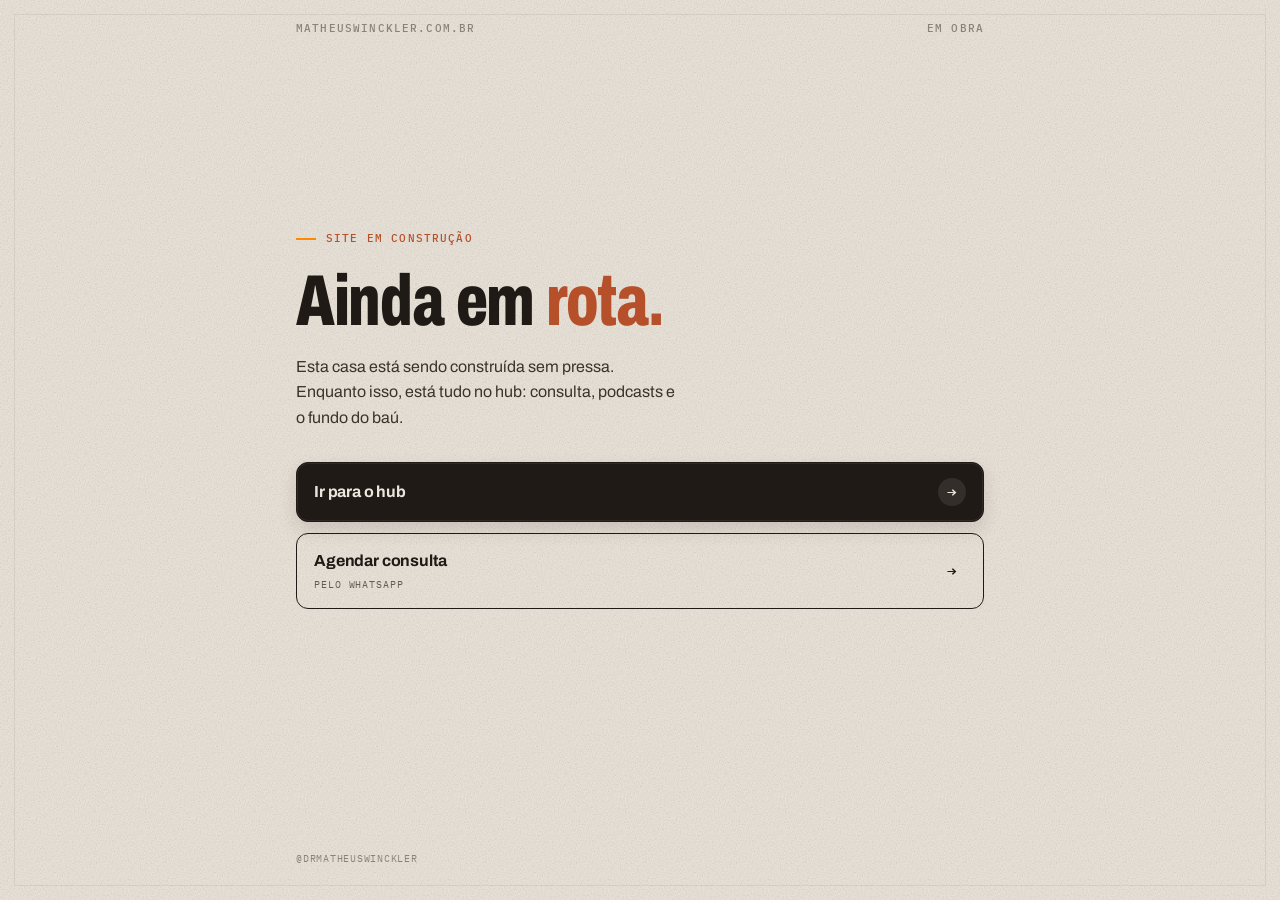
<file: index.html>
<!doctype html>
<html lang="pt-BR">
<script>document.documentElement.classList.add("js")</script>
<head>
<meta charset="utf-8">
<meta name="viewport" content="width=device-width, initial-scale=1, viewport-fit=cover">
<title>Matheus Winckler</title>
<meta name="description" content="Matheus Winckler, médico do esporte em São Paulo. Site em construção; consulta, podcasts e links no hub.">
<meta name="theme-color" content="#EDE6DC">
<link rel="icon" href="assets/img/favicon.svg" type="image/svg+xml">
<link rel="icon" href="assets/img/favicon-64.png" type="image/png" sizes="64x64">
<link rel="apple-touch-icon" href="assets/img/apple-touch-icon.png">
<link rel="preconnect" href="https://fonts.googleapis.com">
<link rel="preconnect" href="https://fonts.gstatic.com" crossorigin>
<link href="https://fonts.googleapis.com/css2?family=Archivo:wdth,wght@62..125,400..900&family=IBM+Plex+Mono:wght@400;500&display=swap" rel="stylesheet">
<link rel="stylesheet" href="assets/css/base.css">
<style>
  body{min-height:100vh;min-height:100dvh;display:flex;flex-direction:column}
  body::before{content:"";position:fixed;inset:14px;pointer-events:none;border:1px solid rgba(59,52,46,.08)}
  main{flex:1;display:flex;flex-direction:column;justify-content:center;gap:20px;padding-bottom:40px}
  .t.xl{margin-top:3px}
  .corpo{max-width:380px}
  .acoes{display:grid;gap:11px;margin-top:11px}
  .botao.claro{background:transparent;color:var(--carvao);box-shadow:none}
  .botao.claro:hover,.botao.claro:focus-visible{background:var(--carvao);color:var(--osso)}
  footer{padding:22px 0 30px}
  @media (min-width:760px){main{width:min(100%,760px);padding-left:106px}}
</style>
</head>
<body>
  <div class="coluna"><div class="topo"><span>matheuswinckler.com.br</span><span>Em obra</span></div></div>
  <main class="coluna">
    <p class="kick rv">Site em construção</p>
    <h1 class="t xl rv" style="--d:.08s">Ainda em <em>rota.</em></h1>
    <p class="corpo rv" style="--d:.16s">Esta casa está sendo construída sem pressa. Enquanto isso, está tudo no hub: consulta, podcasts e o fundo do baú.</p>
    <div class="acoes rv" style="--d:.24s">
      <a class="botao" href="hub/"><span>Ir para o hub</span><span class="seta" aria-hidden="true">→</span></a>
      <a class="botao claro" href="https://wa.link/qvlc22" target="_blank" rel="noopener"><span>Agendar consulta<small>pelo WhatsApp</small></span><span class="seta" aria-hidden="true">→</span></a>
    </div>
  </main>
  <footer class="coluna"><span class="handle">@drmatheuswinckler</span></footer>
<script>requestAnimationFrame(function(){document.querySelectorAll(".rv").forEach(function(e){e.classList.add("on")})})</script>
</body>
</html>
</file>
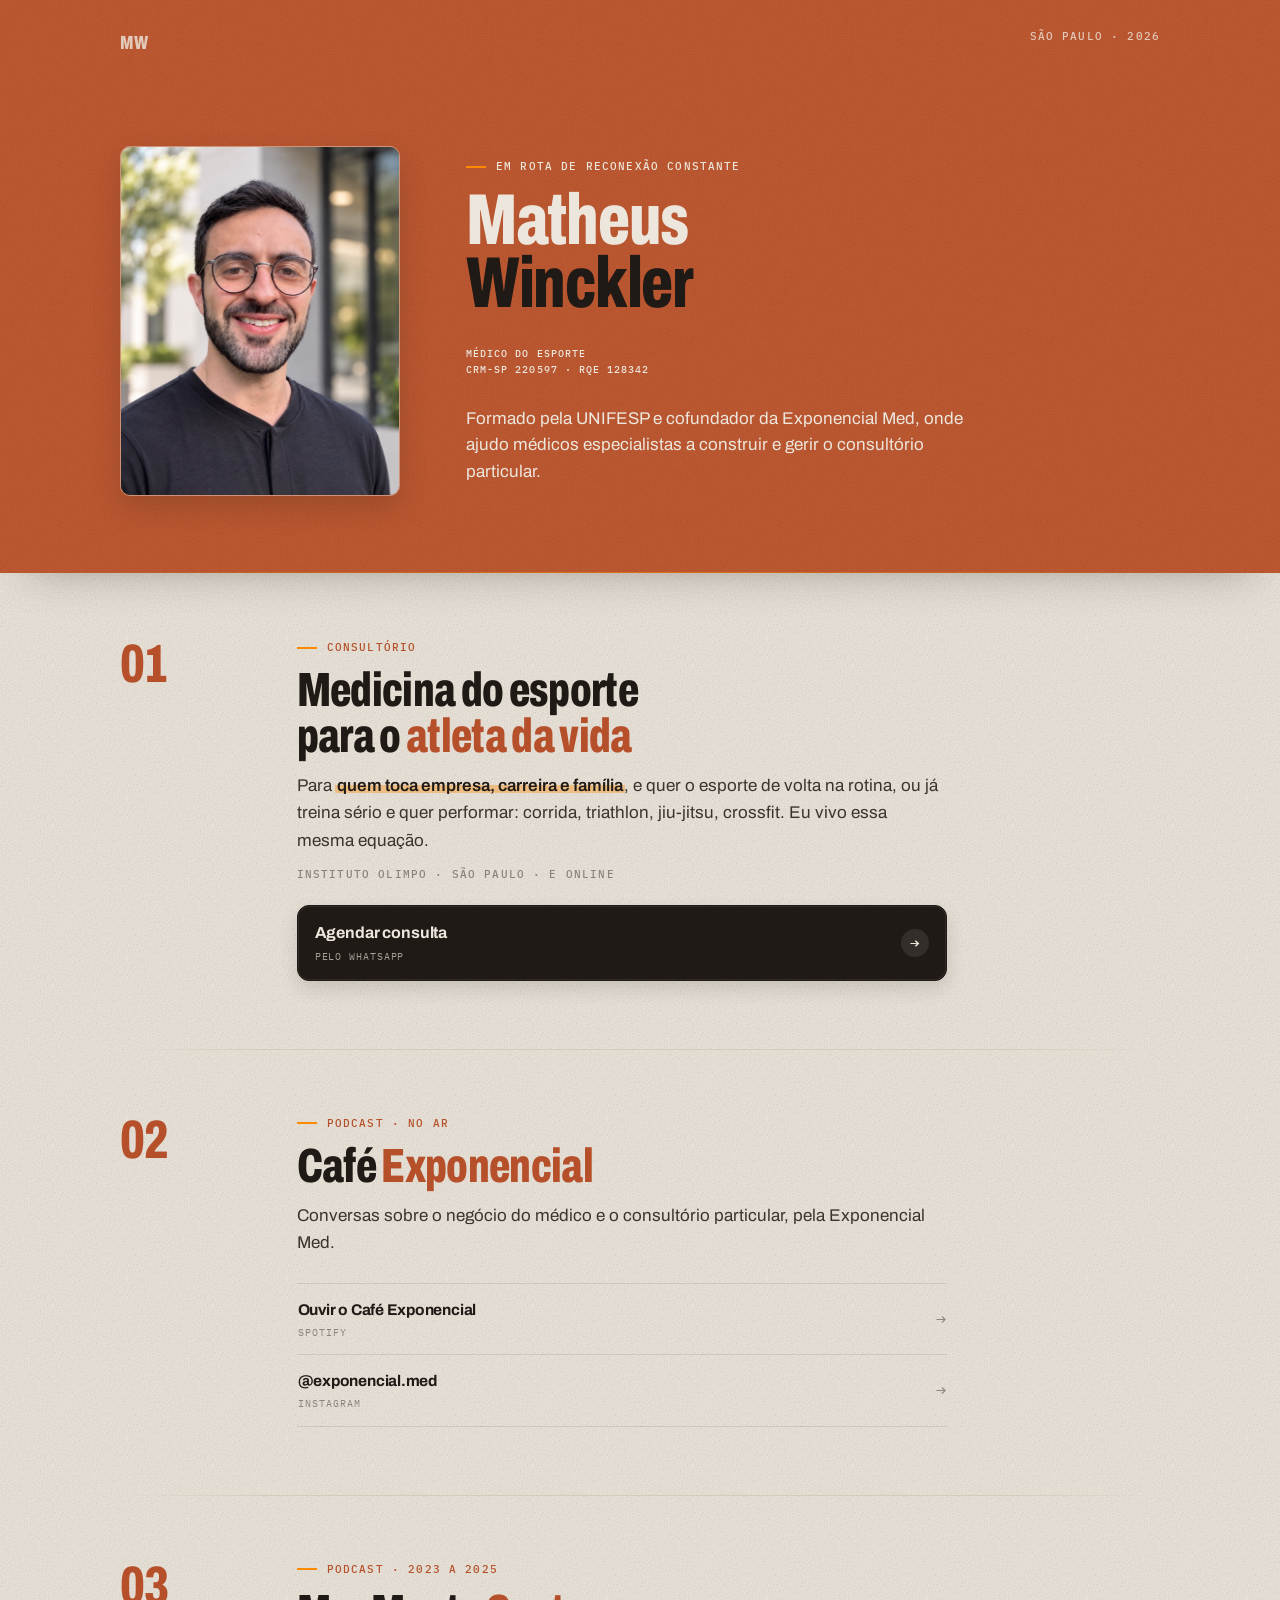
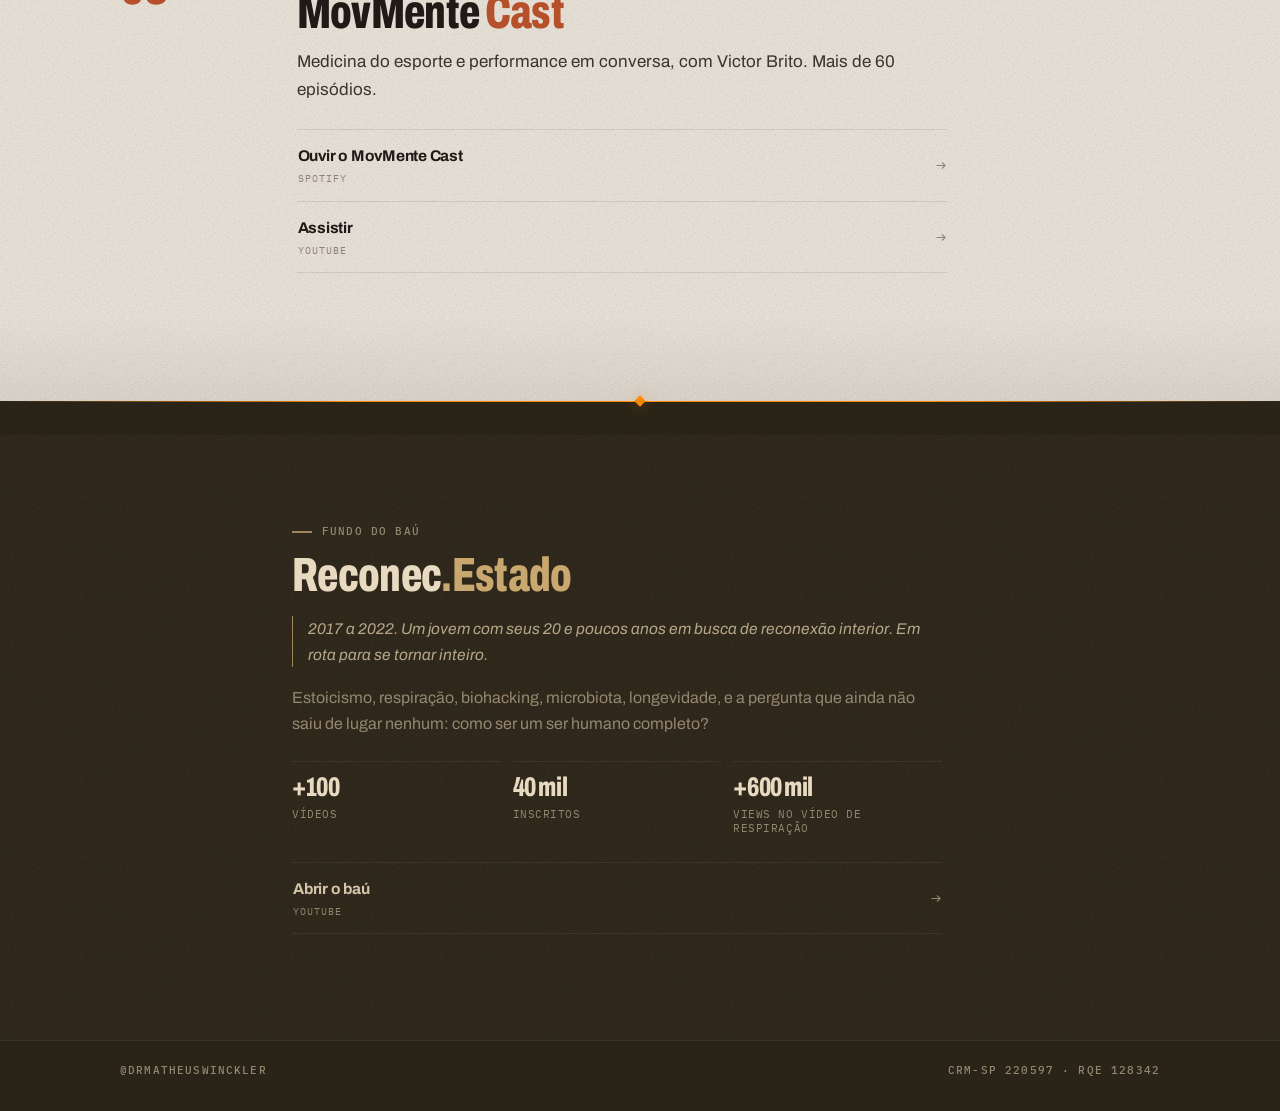
<file: hub/index.html>
<!doctype html>
<html lang="pt-BR">
<script>document.documentElement.classList.add("js")</script>
<head>
<meta charset="utf-8">
<meta name="viewport" content="width=device-width, initial-scale=1, viewport-fit=cover">
<title>Matheus Winckler · Médico do Esporte</title>
<meta name="description" content="Matheus Winckler, médico do esporte em São Paulo. Agende sua consulta, ouça o Café Exponencial e o MovMente Cast.">
<meta name="theme-color" content="#B5502A">
<meta property="og:title" content="Matheus Winckler · Médico do Esporte">
<meta property="og:description" content="Consulta, podcasts e o fundo do baú.">
<meta property="og:image" content="https://matheuswinckler.com.br/assets/img/matheus.jpg">
<meta property="og:url" content="https://matheuswinckler.com.br/hub/">
<link rel="icon" href="../assets/img/favicon.svg" type="image/svg+xml">
<link rel="icon" href="../assets/img/favicon-64.png" type="image/png" sizes="64x64">
<link rel="apple-touch-icon" href="../assets/img/apple-touch-icon.png">
<link rel="preconnect" href="https://fonts.googleapis.com">
<link rel="preconnect" href="https://fonts.gstatic.com" crossorigin>
<link href="https://fonts.googleapis.com/css2?family=Archivo:wdth,wght@62..125,400..900&family=IBM+Plex+Mono:wght@400;500&display=swap" rel="stylesheet">
<link rel="stylesheet" href="../assets/css/base.css">
<style>
  /* o que é só do hub */

  /* capa: ferrugem tátil, sem a grade de papel milimetrado */
  .capa{background-color:var(--ferrugem);background-image:url("data:image/svg+xml,%3Csvg xmlns='http://www.w3.org/2000/svg' width='180' height='180' viewBox='0 0 180 180'%3E%3Cfilter id='n'%3E%3CfeTurbulence type='fractalNoise' baseFrequency='.75' numOctaves='4' stitchTiles='stitch'/%3E%3C/filter%3E%3Crect width='100%25' height='100%25' filter='url(%23n)' opacity='.42'/%3E%3C/svg%3E");background-blend-mode:soft-light;color:var(--osso);position:relative;z-index:2;box-shadow:0 22px 44px -30px rgba(31,26,22,.42)}
  .capa::after{content:"";position:absolute;left:0;right:0;bottom:0;height:1px;background:linear-gradient(90deg,transparent,rgba(255,138,0,.5) 50%,transparent)}
  .capa .topo{color:var(--osso);opacity:.8}
  .capa .miolo{padding:18px 0 46px;position:relative;z-index:1}
  .foto{
    width:144px;height:180px;border-radius:8px;object-fit:cover;object-position:50% 35%;
    border:1px solid rgba(237,230,220,.42);box-shadow:0 12px 28px rgba(31,26,22,.18);
  }
  .capa .kick{color:var(--osso);margin-top:26px}
  .capa .t.xl{margin-top:12px}
  .mw{font-family:Archivo,sans-serif;font-stretch:68%;font-weight:800;font-size:19px;letter-spacing:.01em;text-transform:none}
  .t{text-wrap:balance}
  .capa .t em{color:var(--carvao)}
  .capa .credencial{margin-top:18px;color:var(--osso);font-size:10px;line-height:1.55}
  .capa .apoio{margin-top:14px;font-size:15.5px;line-height:1.55;max-width:430px;color:var(--osso)}

  /* seções numeradas */
  main.coluna{position:relative}
  .bloco{padding:42px 0 12px;position:relative}
  .bloco .num{
    font-family:Archivo,sans-serif;font-stretch:68%;font-weight:800;font-size:48px;line-height:.88;
    font-variant-numeric:tabular-nums;color:var(--ferrugem);letter-spacing:-.015em;margin-bottom:13px;
  }
  .bloco .kick{margin-bottom:12px}
  .bloco .t{margin-bottom:13px;max-width:590px}
  .bloco .corpo{margin-bottom:20px;max-width:610px}
  .bloco + .bloco{margin-top:38px}
  .bloco + .bloco::before{content:"";position:absolute;top:0;left:0;right:0;height:1px;background:linear-gradient(90deg,transparent,var(--linha) 14%,var(--linha) 86%,transparent)}
  .lista{margin-top:6px}
  .realce{background:linear-gradient(transparent 48%,rgba(255,138,0,.38) 48%,rgba(255,138,0,.38) 92%,transparent 92%);padding:0 .12em;margin:0 -.04em;border-radius:2px;color:var(--carvao);font-weight:600;-webkit-box-decoration-break:clone;box-decoration-break:clone}

  /* passagem para o fundo do baú: a temperatura muda de propósito (GL-104 §3.2) */
  .limiar{height:34px;background:var(--sepia);border-top:1px solid transparent;border-image:linear-gradient(90deg,transparent,var(--sinal) 28%,var(--sinal) 72%,transparent) 1;margin-top:96px;position:relative}
  .limiar::before{content:"";position:absolute;left:0;right:0;bottom:100%;height:84px;margin-bottom:1px;pointer-events:none;background:linear-gradient(to bottom,rgba(42,35,24,0),rgba(42,35,24,.07))}
  .limiar::after{
    content:"";position:absolute;left:50%;top:-5px;width:8px;height:8px;margin-left:-4px;
    background:var(--sinal);transform:rotate(45deg);box-shadow:0 0 14px rgba(255,138,0,.45);
  }
  .bau{background-color:var(--sepia);background-image:url("data:image/svg+xml,%3Csvg xmlns='http://www.w3.org/2000/svg' width='180' height='180' viewBox='0 0 180 180'%3E%3Cfilter id='n'%3E%3CfeTurbulence type='fractalNoise' baseFrequency='.72' numOctaves='4' stitchTiles='stitch'/%3E%3C/filter%3E%3Crect width='100%25' height='100%25' filter='url(%23n)' opacity='.34'/%3E%3C/svg%3E");background-blend-mode:soft-light;color:var(--sepia-texto);padding:42px 0 50px}
  .bau .kick{color:var(--sepia-meta)}
  .bau .kick::before{background:#A0855A}
  .bau .t{color:var(--sepia-claro);margin:13px 0 18px}
  .bau .t em{color:#C9A86F}
  .bau .verso{
    font-size:15.5px;line-height:1.65;color:#B6A789;font-style:italic;
    border-left:1px solid #A0855A;padding-left:15px;margin-bottom:18px;
  }
  .bau .corpo{color:var(--sepia-meta);margin-bottom:24px}
  .fatos{display:grid;grid-template-columns:repeat(3,1fr);gap:12px;margin-bottom:26px}
  .fatos div{border-top:1px solid var(--sepia-linha);padding-top:12px}
  .fatos b{
    display:block;font-family:Archivo,sans-serif;font-stretch:68%;font-weight:800;
    font-size:27px;line-height:1;color:var(--sepia-claro);letter-spacing:-.015em;
  }
  .fatos span{display:block;font-family:"IBM Plex Mono",monospace;font-size:10.5px;letter-spacing:.05em;text-transform:uppercase;color:var(--sepia-meta);margin-top:6px;line-height:1.35}
  .bau .lnk{border-color:var(--sepia-linha);color:var(--sepia-texto)}
  .bau .lnk span.meta,.bau .lnk .seta{color:var(--sepia-meta)}
  .bau .lnk:hover,.bau .lnk:focus-visible{color:#C9A86F}
  .bau .lnk:hover .seta,.bau .lnk:focus-visible .seta{color:#C9A86F}

  .rodape{background:var(--sepia);border-top:1px solid rgba(148,135,111,.14);padding:21px 0 32px;color:var(--sepia-meta)}
  .rodape .coluna{display:flex;flex-wrap:wrap;justify-content:space-between;gap:10px}
  .rodape a{text-decoration:none}
  .rodape a:hover{color:#C9A86F}
  /* celular: capa compacta, a identificação sobe para a primeira tela */
  .kn{display:none}
  @media (max-width:759px){
    .capa .topo{padding:16px 0 10px}
    .capa .miolo{display:grid;grid-template-columns:104px minmax(0,1fr);column-gap:18px;align-items:end;padding:4px 0 30px}
    .capa .kick{grid-column:1 / -1;margin:0 0 16px}
    .foto{grid-column:1;grid-row:2 / span 2;width:104px;height:130px;border-radius:7px;box-shadow:0 8px 20px rgba(31,26,22,.16)}
    .capa .t.xl{grid-column:2;grid-row:2;margin:0;font-size:clamp(40px,11.6vw,48px);line-height:.9}
    .capa .credencial{grid-column:2;grid-row:3;margin-top:12px;font-size:9.5px;letter-spacing:.08em}
    .capa .apoio{grid-column:1 / -1;margin-top:18px;font-size:14.5px;line-height:1.5}
    .bloco .num{display:none}
    .kn{display:inline}
    .bloco{padding-top:30px}
    .bloco + .bloco{margin-top:30px}
  }
  @media (min-width:760px){
    .capa .coluna{width:min(100%,960px)}
    .capa .topo{padding-top:25px}
    .capa .miolo{min-height:405px;padding:40px 0 54px 84px}
    .foto{width:156px;height:195px}
    .capa .apoio{font-size:16px}
    main.coluna{width:min(100%,760px);padding-left:106px;padding-right:54px}
    .bloco{padding-top:54px}
    .bloco .num{font-size:54px;margin-left:-1px}
    .bloco + .bloco{margin-top:44px}
    .limiar{margin-top:104px}
    .bau .coluna{width:min(100%,760px);padding-left:106px;padding-right:54px}
    .rodape .coluna{width:min(100%,880px)}
  }
  @media (min-width:960px){
    .capa .coluna{width:min(calc(100% - 72px),1040px);padding-inline:0}
    .capa .topo{padding-top:28px}
    .capa .miolo{display:grid;grid-template-columns:280px minmax(0,1fr);column-gap:66px;align-content:center;min-height:496px;padding:56px 0 64px}
    .foto{grid-row:1 / span 4;width:280px;height:350px;border-radius:10px}
    .capa .kick{grid-column:2;align-self:end;margin-top:0}
    .capa .t.xl{grid-column:2;margin-top:14px;font-size:72px}
    .capa .credencial{grid-column:2;margin-top:19px}
    .capa .apoio{grid-column:2;margin-top:17px;font-size:17px;max-width:510px}
    main.coluna{width:min(calc(100% - 72px),1040px);padding:0}
    .bloco{display:grid;grid-template-columns:repeat(12,minmax(0,1fr));column-gap:20px;padding:66px 0 16px}
    .bloco .num{grid-column:1 / span 2;grid-row:1 / span 7;font-size:54px;margin:2px 0 0}
    .bloco .kick,.bloco .t,.bloco .corpo,.bloco > .meta,.bloco .botao,.bloco .lista{grid-column:3 / span 8}
    .bloco .kick{align-self:end}
    .bloco .t{font-size:48px;max-width:650px}
    .bloco .corpo{font-size:17px;max-width:650px}
    .bloco .botao,.bloco .lista{max-width:650px}
    .bloco + .bloco{margin-top:52px}
    .limiar{margin-top:112px}
    .bau .coluna{width:min(calc(100% - 72px),1040px);padding:46px 0 56px 172px}
    .bau .t,.bau .verso,.bau .corpo,.bau .fatos,.bau .lnk{max-width:650px}
    .rodape .coluna{width:min(calc(100% - 72px),1040px);padding-inline:0}
  }
</style>
</head>
<body>

<header class="capa">
  <div class="coluna">
    <div class="topo"><span class="mw">MW</span><span>São Paulo · 2026</span></div>
    <div class="miolo">
      <p class="kick rv">Em rota de reconexão constante</p>
      <img class="foto rv" style="--d:.06s" src="../assets/img/matheus.jpg" alt="Matheus Winckler sorrindo, de óculos e camiseta preta" width="124" height="155">
      <h1 class="t xl rv" style="--d:.12s">Matheus<br><em>Winckler</em></h1>
      <p class="credencial meta rv" style="--d:.2s">Médico do Esporte<br><span style="white-space:nowrap">CRM-SP 220597 · RQE 128342</span></p>
      <p class="apoio rv" style="--d:.26s">Formado pela UNIFESP e cofundador da Exponencial Med, onde ajudo médicos especialistas a construir e gerir o consultório particular.</p>
    </div>
  </div>
</header>

<main class="coluna">

  <section class="bloco rv" aria-labelledby="consultorio">
    <div class="num" aria-hidden="true">01</div>
    <p class="kick"><span class="kn">01 · </span>Consultório</p>
    <h2 class="t" id="consultorio">Medicina do esporte para o <em>atleta da vida</em></h2>
    <p class="corpo">Para <span class="realce">quem toca empresa, carreira e família</span>, e quer o esporte de volta na rotina, ou já treina sério e quer performar: corrida, triathlon, <span class="nw" style="white-space:nowrap">jiu-jitsu</span>, crossfit. Eu vivo essa mesma equação.</p>
    <p class="meta" style="color:var(--pedra);margin:-8px 0 22px">Instituto Olimpo · São Paulo · e online</p>
    <a class="botao" href="https://wa.link/qvlc22" target="_blank" rel="noopener">
      <span>Agendar consulta<small>pelo WhatsApp</small></span><span class="seta" aria-hidden="true">→</span>
    </a>
  </section>

  <section class="bloco rv" aria-labelledby="cafe">
    <div class="num" aria-hidden="true">02</div>
    <p class="kick"><span class="kn">02 · </span>Podcast · no ar</p>
    <h2 class="t" id="cafe">Café <em>Exponencial</em></h2>
    <p class="corpo">Conversas sobre o negócio do médico e o consultório particular, pela Exponencial Med.</p>
    <div class="lista">
      <a class="lnk" href="https://open.spotify.com/show/6EVCn0Sw2Yffkcc0lbABpP" target="_blank" rel="noopener">
        <span><b>Ouvir o Café Exponencial</b><span class="meta">Spotify</span></span><span class="seta" aria-hidden="true">→</span>
      </a>
      <a class="lnk" href="https://www.instagram.com/exponencial.med/" target="_blank" rel="noopener">
        <span><b>@exponencial.med</b><span class="meta">Instagram</span></span><span class="seta" aria-hidden="true">→</span>
      </a>
    </div>
  </section>

  <section class="bloco rv" aria-labelledby="movmente">
    <div class="num" aria-hidden="true">03</div>
    <p class="kick"><span class="kn">03 · </span>Podcast · 2023 a 2025</p>
    <h2 class="t" id="movmente">MovMente <em>Cast</em></h2>
    <p class="corpo">Medicina do esporte e performance em conversa, com Victor Brito. Mais de 60 episódios.</p>
    <div class="lista">
      <a class="lnk" href="https://open.spotify.com/show/3x1wPup89zliroamyz5HVK" target="_blank" rel="noopener">
        <span><b>Ouvir o MovMente Cast</b><span class="meta">Spotify</span></span><span class="seta" aria-hidden="true">→</span>
      </a>
      <a class="lnk" href="https://www.youtube.com/channel/UC_wvRl1lUMqli-3-9XkGBBQ" target="_blank" rel="noopener">
        <span><b>Assistir</b><span class="meta">YouTube</span></span><span class="seta" aria-hidden="true">→</span>
      </a>
    </div>
  </section>

  <!-- 04 · CONVITES E PARCERIAS — liga quando o email existir.
       Trocar ENDERECO pelo email e tirar este comentário em volta.
  <section class="bloco rv" aria-labelledby="convites">
    <div class="num" aria-hidden="true">04</div>
    <p class="kick">Convites e parcerias</p>
    <h2 class="t" id="convites">Podcast, aula, evento <em>ou projeto</em></h2>
    <p class="corpo">Para convites e propostas formais.</p>
    <a class="botao" href="mailto:ENDERECO">
      <span>Escrever<small>ENDERECO</small></span><span class="seta" aria-hidden="true">→</span>
    </a>
  </section>
  -->

</main>

<div class="limiar" aria-hidden="true"></div>

<section class="bau" aria-labelledby="reconec">
  <div class="coluna rv">
    <p class="kick">Fundo do baú</p>
    <h2 class="t" id="reconec">Reconec<em>.Estado</em></h2>
    <p class="verso">2017 a 2022. Um jovem com seus 20 e poucos anos em busca de reconexão interior. Em rota para se tornar inteiro.</p>
    <p class="corpo">Estoicismo, respiração, biohacking, microbiota, longevidade, e a pergunta que ainda não saiu de lugar nenhum: como ser um ser humano completo?</p>
    <div class="fatos">
      <div><b>+100</b><span>vídeos</span></div>
      <div><b>40 mil</b><span>inscritos</span></div>
      <div><b>+600 mil</b><span>views no vídeo de respiração</span></div>
    </div>
    <a class="lnk" href="https://www.youtube.com/channel/UCvEygfShpjmn33it4Pc-fyA" target="_blank" rel="noopener">
      <span><b>Abrir o baú</b><span class="meta">YouTube</span></span><span class="seta" aria-hidden="true">→</span>
    </a>
  </div>
</section>

<footer class="rodape">
  <div class="coluna meta">
    <a href="https://www.instagram.com/drmatheuswinckler/" target="_blank" rel="noopener">@drmatheuswinckler</a>
    <span>CRM-SP 220597 · RQE 128342</span>
  </div>
</footer>

<script>
(function(){var el=[].slice.call(document.querySelectorAll(".rv"));
function on(e){e.classList.add("on")}
if(!("IntersectionObserver" in window)){el.forEach(on);return}
var io=new IntersectionObserver(function(es){es.forEach(function(x){if(x.isIntersecting){on(x.target);io.unobserve(x.target)}})},{rootMargin:"0px 0px -8% 0px"});
el.forEach(function(e){io.observe(e)});setTimeout(function(){el.forEach(on)},3000)})();
</script>
</body>
</html>
</file>
<file: assets/css/base.css>
/* base.css — o vocabulário "rota" aplicado à web.
   Fonte da identidade: mdw-em-rota, producao-de-conteudo/instagram/visual/modos/rota.css
   (oficial desde 28/10/2026). Este arquivo aplica, não define.
   Archivo condensada 800 no título · IBM Plex Mono no metadado · sinal laranja como pontuação. */

:root{
  --carvao:#1F1A16; --osso:#EDE6DC; --suave:#E2D9CB; --ferrugem:#B5502A;
  --sinal:#FF8A00; --pedra:#8C8279; --texto:#3B342E; --linha:#D6CBBB;
  /* fundo do baú: a camada histórica, de outra temperatura de propósito */
  --sepia:#2A2318; --sepia-texto:#D4C5A9; --sepia-claro:#E7DAC0; --sepia-meta:#94876F; --sepia-linha:#3D3426;
  --borda:rgba(59,52,46,.12); --raio:12px;
  /* um só ritmo de movimento no site inteiro: sai rápido, assenta devagar */
  --ease:cubic-bezier(.22,.61,.36,1); --dur:.32s;
}

*,*::before,*::after{box-sizing:border-box;margin:0;padding:0}
html{-webkit-text-size-adjust:100%}
body{
  background-color:var(--osso);color:var(--carvao);
  background-image:url("data:image/svg+xml,%3Csvg xmlns='http://www.w3.org/2000/svg' width='160' height='160' viewBox='0 0 160 160'%3E%3Cfilter id='n'%3E%3CfeTurbulence type='fractalNoise' baseFrequency='.82' numOctaves='4' stitchTiles='stitch'/%3E%3CfeColorMatrix type='saturate' values='0'/%3E%3C/filter%3E%3Crect width='100%25' height='100%25' filter='url(%23n)' opacity='.34'/%3E%3C/svg%3E");
  background-blend-mode:multiply;
  font-family:Archivo,system-ui,sans-serif;font-size:16px;line-height:1.55;
  -webkit-font-smoothing:antialiased;text-rendering:optimizeLegibility;
  overflow-x:clip;
}
a{color:inherit}
img{display:block;max-width:100%}

.coluna{width:min(100%,700px);margin:0 auto;padding-inline:22px}

/* metadado em mono: topo, kick, rodapé */
.meta,.kick,.topo{
  font-family:"IBM Plex Mono",ui-monospace,monospace;font-size:11px;font-weight:500;
  letter-spacing:.105em;text-transform:uppercase;font-variant-numeric:tabular-nums;
}
.topo{display:flex;justify-content:space-between;gap:12px;padding:20px 0;color:var(--pedra)}
.kick{display:flex;align-items:center;gap:10px;color:var(--ferrugem)}
.kick::before{content:"";width:20px;height:2px;background:var(--sinal);flex-shrink:0}

/* título: a condensada firme, em caixa baixa, com a segunda parte em <em> */
.t{
  font-family:Archivo,system-ui,sans-serif;font-stretch:68%;font-weight:800;
  letter-spacing:-.014em;line-height:.94;font-size:clamp(34px,8.2vw,48px);
}
.t em{font-style:normal;color:var(--ferrugem)}
.t.xl{font-size:clamp(52px,13vw,72px);line-height:.88;letter-spacing:-.018em;word-spacing:.06em}

.corpo{color:var(--texto);font-size:15.5px;line-height:1.62}
.filete{width:20px;height:2px;background:var(--sinal)}

/* botão principal: carvão, vira ferrugem */
.botao{
  display:flex;align-items:center;justify-content:space-between;gap:14px;
  width:100%;padding:15px 17px;border:1px solid var(--carvao);border-radius:var(--raio);
  background:var(--carvao);color:var(--osso);text-decoration:none;
  font-family:Archivo,system-ui,sans-serif;font-weight:700;font-size:16px;letter-spacing:-.01em;
  box-shadow:inset 0 0 0 1px rgba(237,230,220,.08),0 8px 18px rgba(31,26,22,.13);transition:background var(--dur) var(--ease),transform var(--dur) var(--ease),box-shadow var(--dur) var(--ease);
}
.botao small{display:block;font-family:"IBM Plex Mono",monospace;font-weight:400;font-size:10px;letter-spacing:.09em;text-transform:uppercase;opacity:.66;margin-top:3px}
.botao .seta{display:grid;place-items:center;width:28px;height:28px;border-radius:50%;background:rgba(237,230,220,.1);font-family:"IBM Plex Mono",monospace;font-weight:500;transition:transform var(--dur) var(--ease),background var(--dur) var(--ease)}
.botao:hover,.botao:focus-visible{background:var(--ferrugem);border-color:var(--ferrugem);box-shadow:inset 0 0 0 1px rgba(237,230,220,.1),0 10px 22px rgba(181,80,42,.18);transform:translateY(-1px)}
.botao:hover .seta,.botao:focus-visible .seta{background:rgba(237,230,220,.18)}
.botao:hover .seta,.botao:focus-visible .seta{transform:translateX(4px)}

/* link de lista: linha fina, seta que anda */
.lnk{
  display:flex;align-items:center;justify-content:space-between;gap:16px;
  padding:14px 1px;border-top:1px solid var(--borda);text-decoration:none;
  transition:color var(--dur) var(--ease),padding-left var(--dur) var(--ease),background var(--dur) var(--ease);
}
.lnk:last-child{border-bottom:1px solid var(--borda)}
.lnk b{display:block;font-weight:700;font-size:15.5px;letter-spacing:-.015em}
.lnk span.meta{display:block;color:var(--pedra);margin-top:3px;font-weight:400;font-size:10px}
.lnk .seta{font-family:"IBM Plex Mono",monospace;color:var(--pedra);transition:transform var(--dur) var(--ease),color var(--dur) var(--ease)}
.lnk:hover,.lnk:focus-visible{color:var(--ferrugem);padding-left:7px;background:rgba(181,80,42,.035)}
.lnk:hover .seta,.lnk:focus-visible .seta{color:var(--ferrugem);transform:translateX(4px)}

a:focus-visible{outline:2px solid var(--sinal);outline-offset:3px}

.handle{font-family:"IBM Plex Mono",monospace;font-size:10px;letter-spacing:.075em;color:var(--pedra);text-transform:uppercase}

@media (min-width:760px){
  .coluna{width:min(100%,760px);padding-inline:36px}
  body{font-size:17px}
  .t{font-size:48px}
  .t.xl{font-size:72px}
  .corpo{font-size:16px}
}

.rv{opacity:1}
/* entrada suave: só com JS ligado (sem JS, tudo aparece normal) */
.js .rv{opacity:0;transform:translateY(14px);transition:opacity .8s var(--ease),transform .8s var(--ease);transition-delay:var(--d,0s)}
.js .rv.on{opacity:1;transform:none}

@media (prefers-reduced-motion:reduce){*{transition:none!important}.js .rv{opacity:1;transform:none}}
</file>
